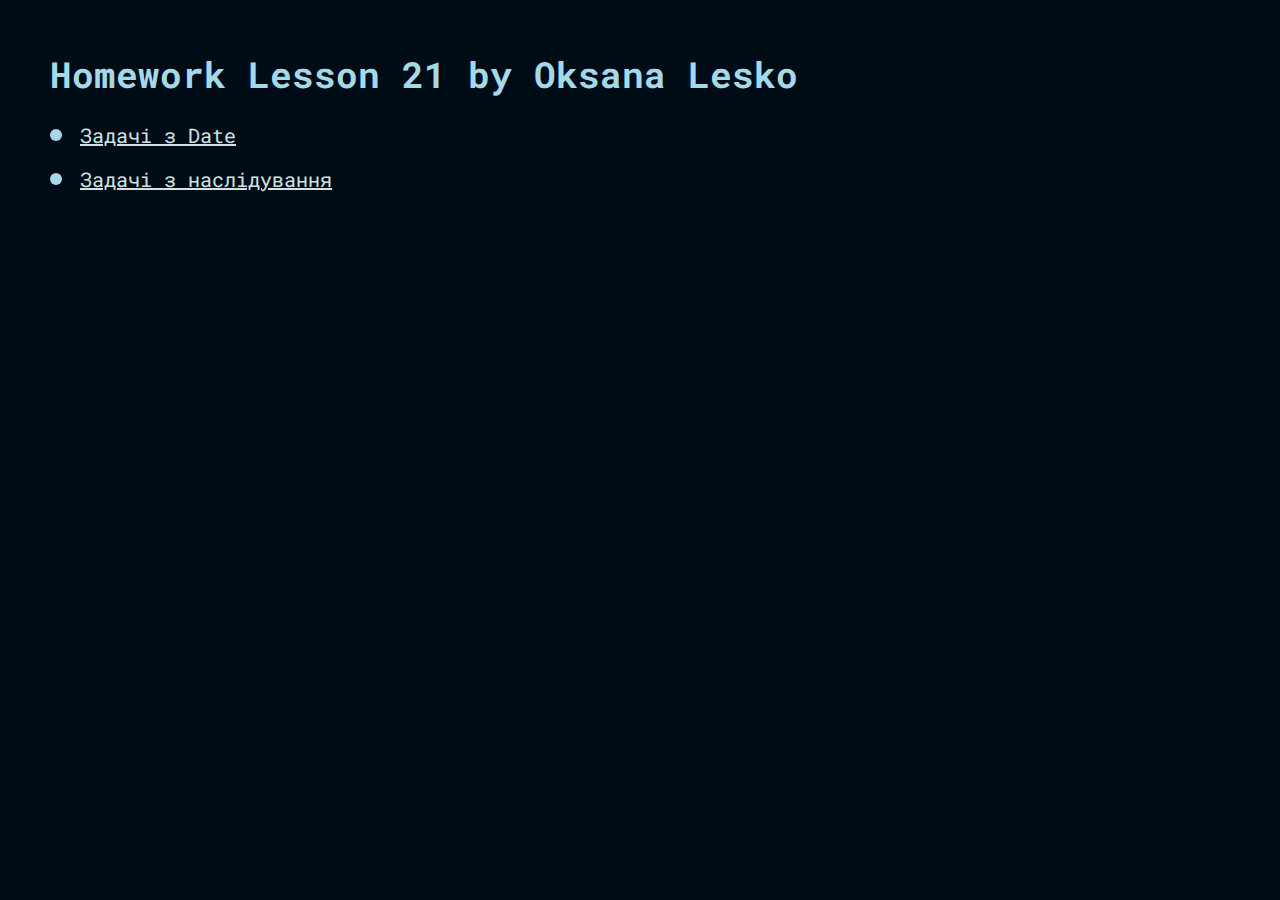
<file: index.html>
<!DOCTYPE html>
<html lang="en">
	<head>
		<meta charset="UTF-8" />
		<meta name="viewport" content="width=device-width, initial-scale=1.0" />
		<title>Lesson 21 Homework</title>
		<link rel="stylesheet" href="css/style.css" />
		<script src="js/script.js"></script>
	</head>
	<body>
		<h1 class="main-title">Homework Lesson 21 by Oksana Lesko</h1>
		<ul class="tasks-list">
			<!-- <li class="task-item">
				<a href="./task_-02/index.html" class="task-link">Задача -2</a>
			</li>
			<li class="task-item">
				<a href="./task_-01/index.html" class="task-link">Задача -1</a>
			</li> -->
			<!-- <li class="task-item">
				<a disabled href="./task_00/index.html" class="task-link">Задача 0</a>
			</li> -->
			<li class="task-item">
				<a href="./task_01/index.html" class="task-link">Задачі з Date</a>
			</li>
			<li class="task-item">
				<a href="./task_02/index.html" class="task-link">Задачі з наслідування</a>
			</li>
			<!-- <li class="task-item">
				<a href="./task_03/index.html" class="task-link">Задача 3</a>
			</li>
			<li class="task-item">
				<a href="./task_04/index.html" class="task-link">Задача 4</a>
			</li>
			<li class="task-item">
				<a href="./task_05/index.html" class="task-link">Задача 5</a>
			</li>
			<li class="task-item">
				<a href="./task_06/index.html" class="task-link">Задача 6</a>
			</li> -->
			<!-- <li class="task-item">
				<a href="./task_07/index.html" class="task-link">Задача 7</a>
			</li> -->
			<!-- <li class="task-item">
				<a href="./task_08/index.html" class="task-link">Задача 8</a>
			</li>
			<li class="task-item">
				<a disabled href="./task_09/index.html" class="task-link">Задача 9</a>
			</li>
			<li class="task-item">
				<a href="./task_10/index.html" class="task-link">Задача 10</a>
			</li>
			<li class="task-item">
				<a disabled href="./task_11/index.html" class="task-link">Задача 11</a>
			</li>
			<li class="task-item">
				<a disabled href="./task_12/index.html" class="task-link">Задача 12</a>
			</li>
			<li class="task-item">
				<a disabled href="./task_13/index.html" class="task-link">Задача 13</a>
			</li>
			<li class="task-item">
				<a href="./task_14/index.html" class="task-link">Задача 14</a>
			</li>
			<li class="task-item">
				<a href="./task_15/index.html" class="task-link">Задача 15</a>
			</li>
			<li class="task-item">
				<a href="./task_16/index.html" class="task-link">Задача 16</a>
			</li> -->
		</ul>
	</body>
</html>
</file>
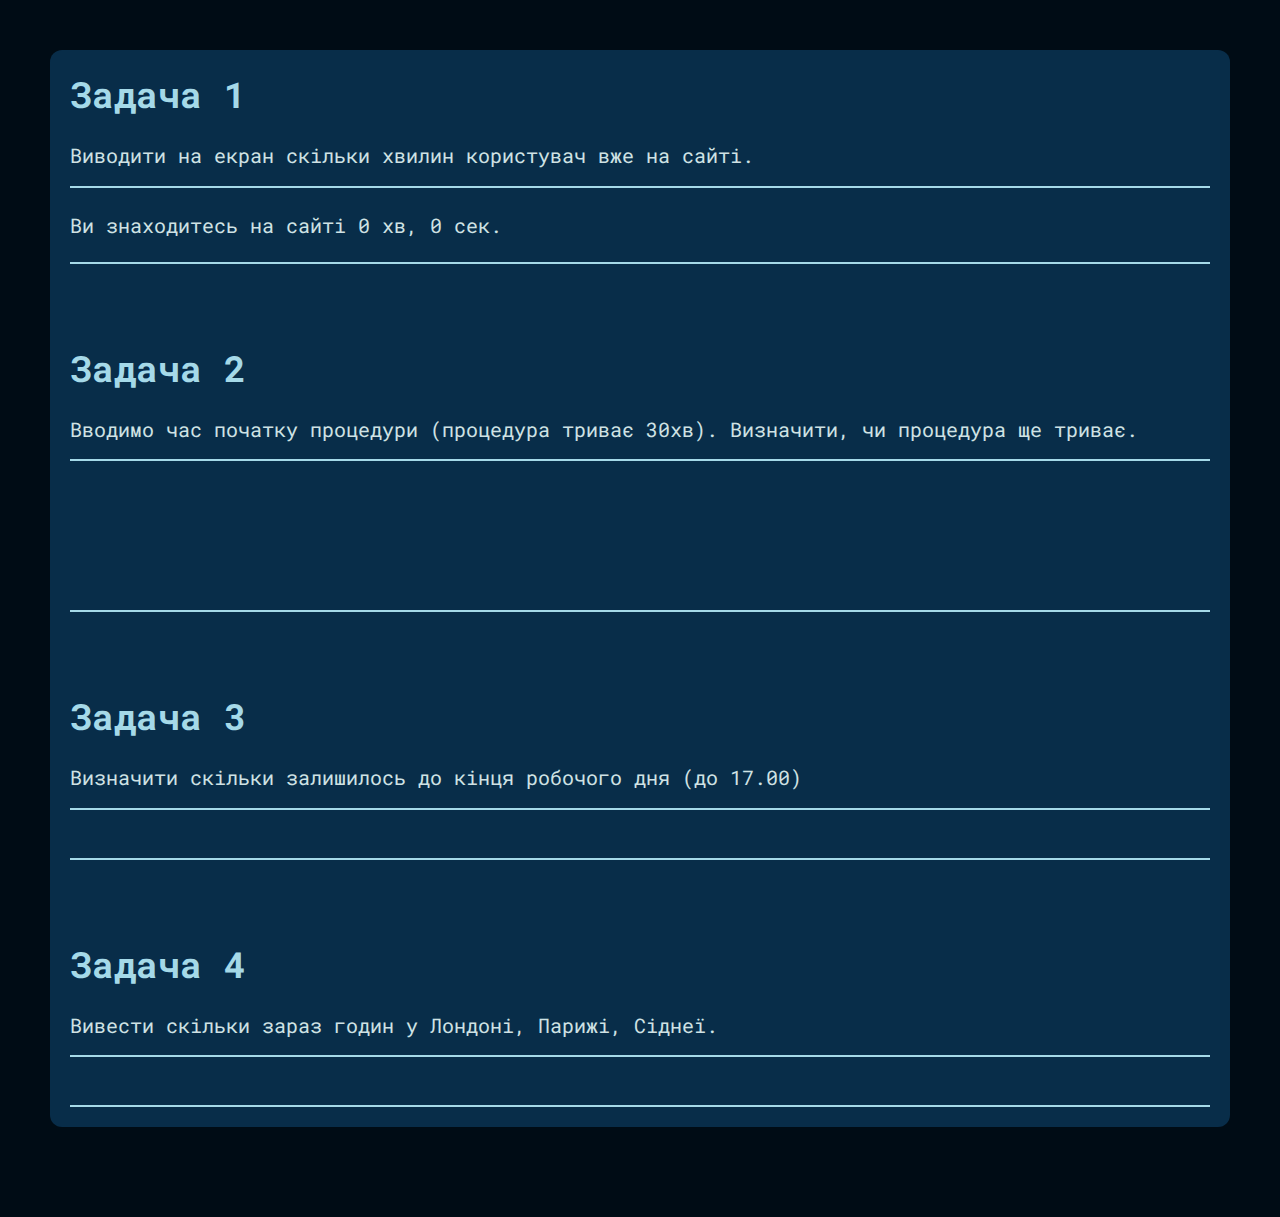
<file: task_01/index.html>
<!DOCTYPE html>
<html lang="en">
	<head>
		<meta charset="UTF-8" />
		<meta name="viewport" content="width=device-width, initial-scale=1.0" />
		<title>Task 1</title>
		<link rel="stylesheet" href="../css/style.css" />
		<script src="./js/task1.js"></script>
	</head>
	<body>
		<div class="container">
			<div id="task-1" class="task">
				<h1 class="main-title">Задача 1</h1>
				<p>Виводити на екран скільки хвилин користувач вже на сайті.</p>
				<div class="condition">Ви знаходитесь на сайті 0 хв, 0 сек.</div>
			</div>
			<div id="task-2" class="task">
				<h1 class="main-title">Задача 2</h1>
				<p>Вводимо час початку процедури (процедура триває 30хв). Визначити, чи процедура ще триває. </p>
				<div class="condition">
					<p id="procedureStart"></p>
					<p id="procedureProcessTime"></p>
					<p id="isProcedureProcess"></p>
				</div>
			</div>
			<div id="task-3" class="task">
				<h1 class="main-title">Задача 3</h1>
				<p>Визначити скільки залишилось до кінця робочого дня (до 17.00)</p>
				<div class="condition"></div>
			</div>
			<div id="task-4" class="task">
				<h1 class="main-title">Задача 4</h1>
				<p>Вивести скільки зараз годин у Лондоні, Парижі, Сіднеї.</p>
				<div id="timeContainer" class="condition"></div>
			</div>
		</div>
	</body>
</html>
</file>
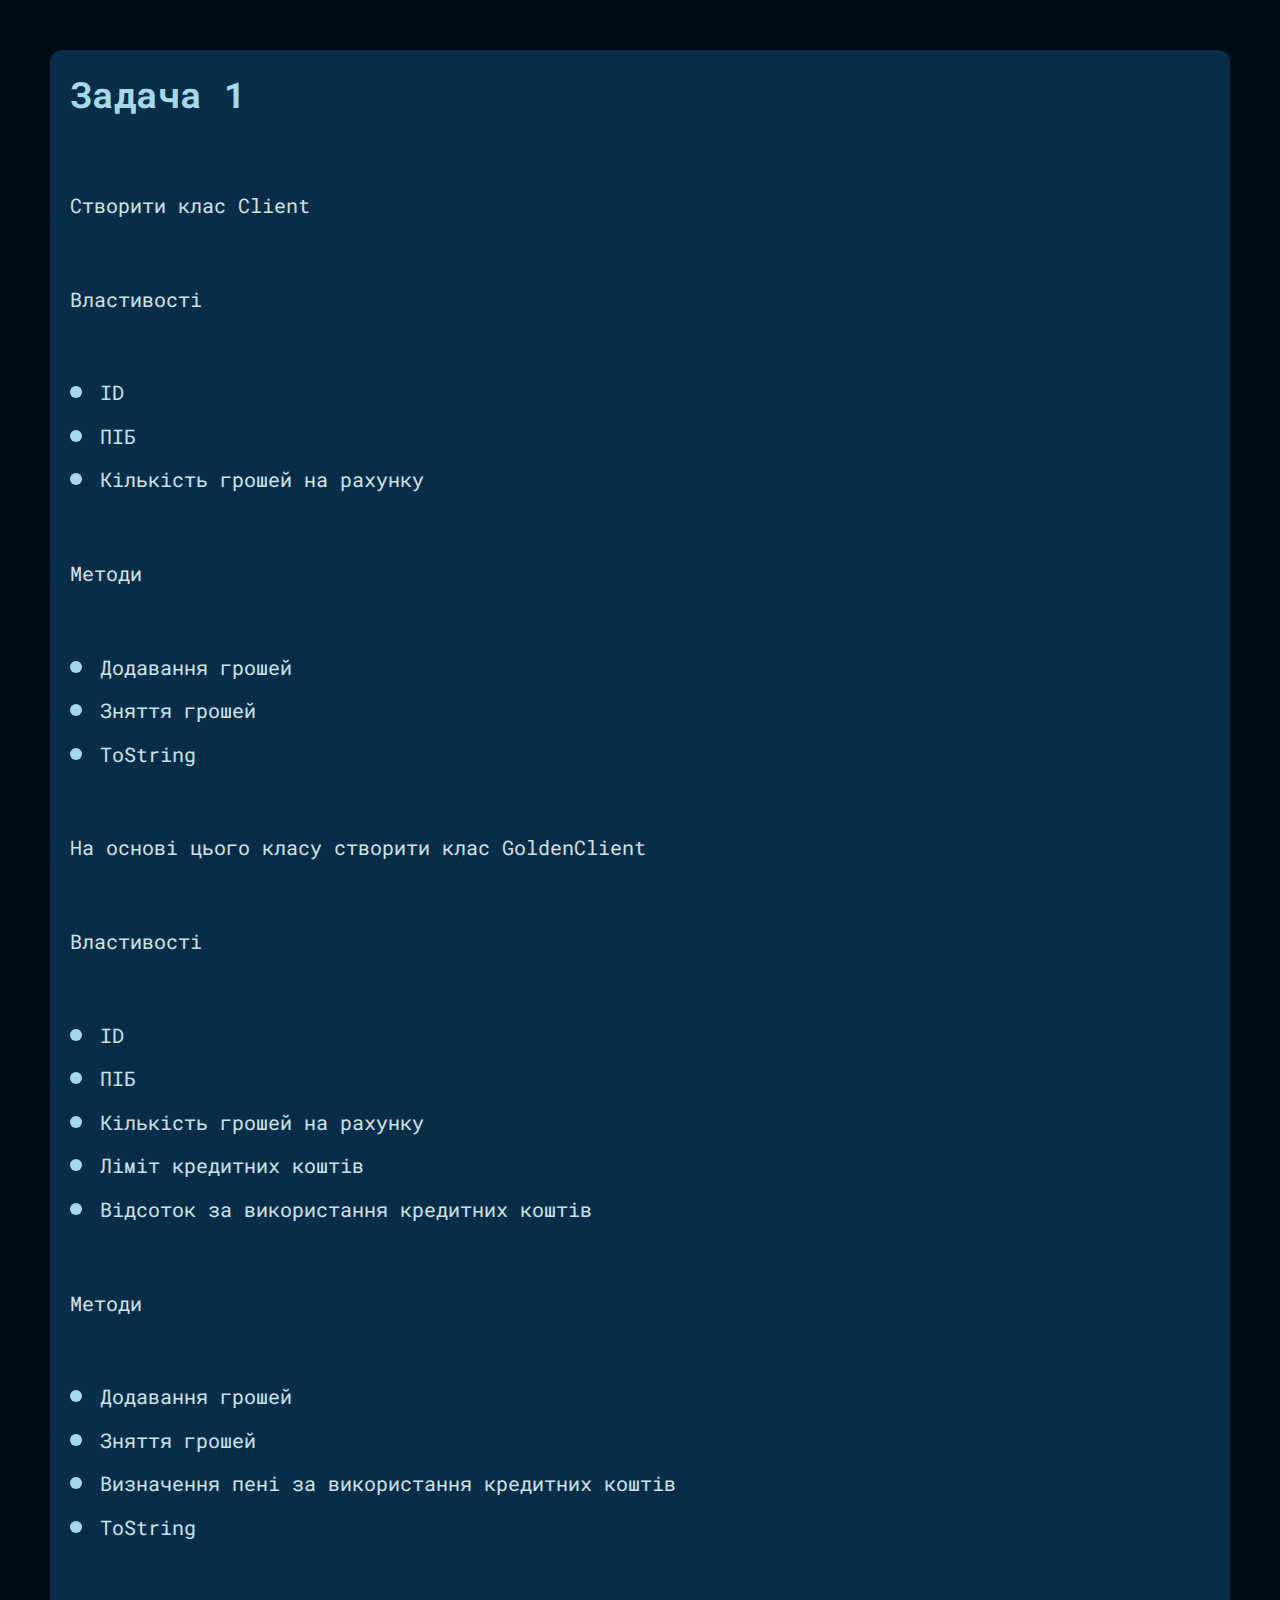
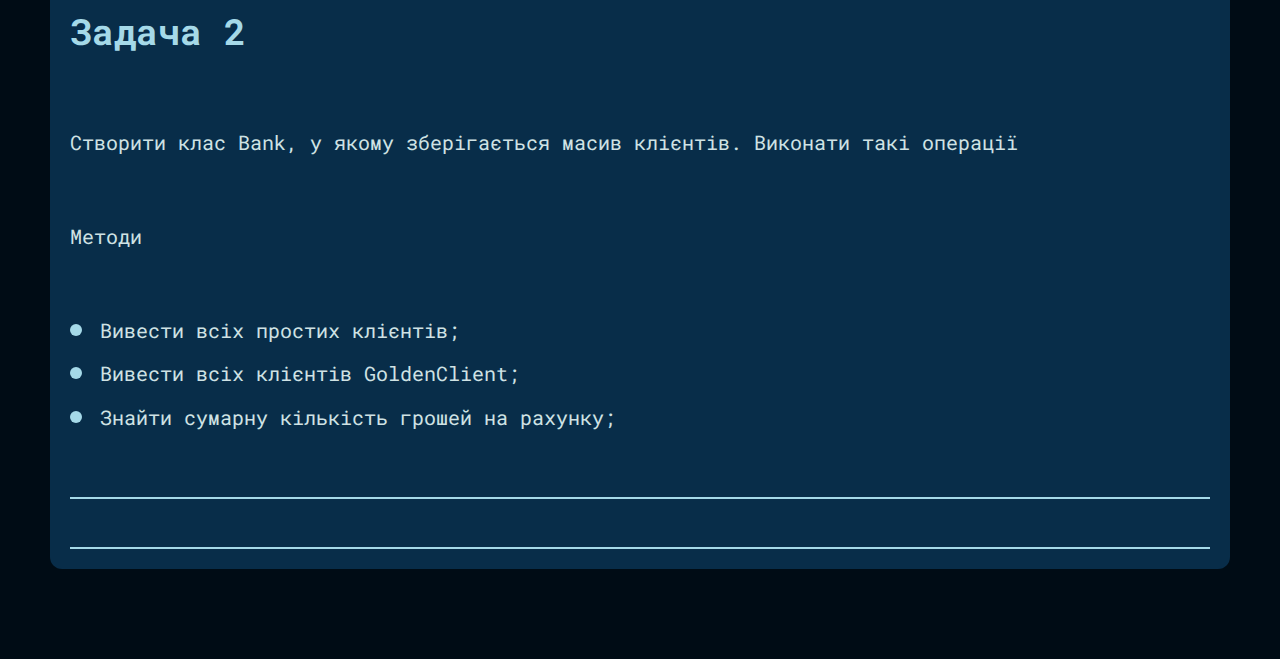
<file: task_02/index.html>
<!DOCTYPE html>
<html lang="en">
	<head>
		<meta charset="UTF-8" />
		<meta name="viewport" content="width=device-width, initial-scale=1.0" />
		<title>Task 2</title>
		<link rel="stylesheet" href="../css/style.css" />
		<script src="./js/task2.js"></script>
	</head>
	<body>
		<div class="container">
			<h1 class="main-title">Задача 1</h1>
			<p>Створити клас Client</p>
			<p>Властивості</p>
			<ul class="task-list">
				<li class="task-item">ID</li>
				<li class="task-item">ПІБ</li>
				<li class="task-item">Кількість грошей на рахунку</li>
			</ul>
			<p>Методи</p>
			<ul class="task-list">
				<li class="task-item">Додавання грошей</li>
				<li class="task-item">Зняття грошей</li>
				<li class="task-item">ToString</li>
			</ul>
			<p>На основі цього класу створити клас GoldenClient</p>
			<p>Властивості</p>
			<ul class="task-list">
				<li class="task-item">ID</li>
				<li class="task-item">ПІБ</li>
				<li class="task-item">Кількість грошей на рахунку</li>
				<li class="task-item">Ліміт кредитних коштів</li>
				<li class="task-item">Відсоток за використання кредитних коштів</li>
			</ul>
			<p>Методи</p>
			<ul class="task-list">
				<li class="task-item">Додавання грошей</li>
				<li class="task-item">Зняття грошей</li>
				<li class="task-item">Визначення пені за використання кредитних коштів</li>
				<li class="task-item">ToString</li>
			</ul>
			<h2 class="main-title">Задача 2</h2>
			<p> Створити клас Bank, у якому зберігається масив клієнтів. Виконати такі операції</p>
			<p>Методи</p>
			<ul class="task-list">
				<li class="task-item">Вивести всіх простих клієнтів;</li>
				<li class="task-item">Вивести всіх клієнтів GoldenClient;</li>
				<li class="task-item">Знайти сумарну кількість грошей на рахунку;</li>
			</ul>
			<div id="bank" class="task">
				<div class="condition"></div>
			</div>
		</div>
	</body>
</html>
</file>
<file: css/style.css>
@import url('https://fonts.googleapis.com/css?family=Roboto+Mono:regular,700&display=swap');
* {
   margin: 0;
   padding: 0;
   box-sizing: border-box;
}
ul li {
   list-style: none;
}
table {
   margin-block-end: 1.5rem;
}
hr {
   inline-size: 50%;
   background-color: #a5d9e8;
   color: #a5d9e8;
   margin-block-end: 1.5rem;
}
img {
   vertical-align: top;
   block-size: 4.375rem;
   inline-size: 4.375rem;
   margin-block-end: 0.9375rem;
   margin-inline-end: 0.9375rem;
}
img.image-ban {
   block-size: auto;
   inline-size: 18.75rem;
   object-fit: contain;
   aspect-ratio: 1483 / 809;
}
body {
   font-family: 'Roboto Mono', sans-serif;
   background-color: #000c15;
   color: #cfe2e4;
   font-size: 1.25rem;
   padding: 3.125rem;
   a {
      color: inherit;
   }
   a[disabled] {
      opacity: 0.3;
      pointer-events: none;
   }
   p {
      margin-block-end: 1.1rem;
   }
   h1,
   h2,
   h3,
   h4 {
      color: #a5d9e8;
      margin-block-end: 1.5rem;
   }
}
div:not(:last-child) {
   margin-block-end: 1.875rem;
}
.container {
   display: grid;
   gap: 3.125rem;
   inline-size: 100%;
   padding: 1.25rem;
   border-radius: 0.75rem;
   background-color: #082d49;
   margin-block-end: 2.5rem;
}
.main-title {
   font-size: 2.25rem;
}
.second-title {
   font-size: 1.75rem;
}
.tasks-list {
}
.task-item {
   position: relative;
   margin-block-end: 17.6px;
   padding-inline-start: 1.875rem;
}
.task-item::after {
   content: '';
   position: absolute;
   width: 0.75rem;
   height: 0.75rem;
   border-radius: 50%;
   top: 50%;
   transform: translateY(-50%);
   left: 0;
   background-color: #a5d9e8;
}
.task-link {
   transition: color 0.5s;
}
.task-link:hover {
   color: #a5d9e8;
}

.ol-list {
   padding-inline-start: 40px;
   margin-block-end: 1.5rem;
}
.ol-item:not(:last-child) {
   margin-block-end: 0.75rem;
}

.button,
.crazy-btn {
   display: inline-flex;
   align-items: center;
   justify-content: center;
   color: #000c15;
   border-radius: 0.625rem;
   block-size: 4.5rem;
   inline-size: 15.25rem;
   font-size: 1.5rem;
   font-weight: 600;
   letter-spacing: 0.2em;
   background-color: #a5d9e8;
   cursor: pointer;
   border: none;
   transition:
      transform 0.5s, top 0.5s, right 0.5s,
      box-shadow 0.5s;
   margin-block-end: 1.5rem;
}
.button:hover {
   transform: translate(0.125rem, 0.1875rem);
   box-shadow: 0.625rem 0.625rem 1.25rem -0.5rem #a5d9e8;
}

.form-line {
   display: flex;
   align-items: center;
   gap: 1.5rem;
   margin-block-end: 0.75rem;
}
.form-label {
   flex: 0 0 9.375rem;
}
.form-input {
   background-color: #a5d9e8;
   block-size: 1.875rem;
   inline-size: 10.625rem;
   padding-inline-start: 0.625rem;
}
.sea {
   border: 0.0625rem solid #0a2b35;
   display: grid;
   grid-template-columns: repeat(5, 50px);
   grid-template-rows: repeat(5, 50px);
}
.sea__item {
   background-color: #1f91b4;
   border: 0.0625rem solid #154120;
   /* grid-column: / ;
   grid-row: / ; */
}
.sea__item.ship {
   background-color: #2bb41f;
}
.sea__item.shot {
   background-color: #2d055c;
}
.sea__item.ship.shot {
   background-color: #9e0505;
}

.calculator {
}
.condition {
   padding: 1.5rem 0;
   border-top: 0.125rem solid #a5d9e8;
   border-bottom: 0.125rem solid #a5d9e8;
   display: flex;
   flex-direction: column;
   flex-wrap: wrap;
   gap: 1.5rem;
}
.calc-line {
   display: flex;
   flex-wrap: wrap;
   gap: 1.5rem;
}
.label {
   display: flex;
   align-items: center;
   gap: 1.5rem;
   margin-block-end: 0.75rem;
}
.input {
   background-color: #a5d9e8;
   block-size: 1.875rem;
   inline-size: 10.625rem;
   padding-inline-start: 0.625rem;
}
.button-wrap {
}
.button {
}
.results {
   padding: 1.25rem 0;
   border-bottom: 0.125rem solid #a5d9e8;
}
.result {
   display: flex;
   gap: 1.5rem;
   span {
      display: block;
      min-inline-size: 12.5rem;
      padding: 0rem 1.25rem 0rem 1.25rem;
      background-color: #a5d9e8;
      color: #000c15;
   }
}

.table {
   border-radius: 0.3125rem;
   border: 0.125rem solid #a5d9e8;
   display: inline-grid;
   gap: 0.125rem;
}

.table-row:not(:last-child) {
   border-bottom: 0.0625rem solid #a5d9e8;
}
.table-col {
   padding: 5px;
   text-align: center;
   min-inline-size: 3.125rem;
}
.table-col:not(:last-child) {
   border-right: 0.0625rem solid #a5d9e8;
}

.travel-stages {
}
.travel-stage {
   padding-top: 1.5rem;
   padding-bottom: 1.5rem;
}
.travel-stage:not(:last-child) {
   border-bottom: 0.125rem solid #a5d9e8;
}

.table-title {
   display: grid;
   gap: 0.75rem;
}

.product-list {
   width: 100%;
   display: grid;
   grid-template-columns: repeat(auto-fit, minmax(13.75rem, 1fr));
   gap: 1.25rem;
   margin-block-end: 1.5rem;
}
.product-item {
   height: 100%;
   width: 100%;
}
.product-card {
   height: 100%;
   position: relative;
   display: flex;
   flex-direction: column;
   gap: 1.25rem;
   border: .125rem solid #a5d9e8;
   padding: .625rem;
   border-radius: .5rem;
   transition: border-color 0.5s;
}
.product-card.choose {
   border: .125rem solid green;
}
.product-image {
   width: 100%;
   aspect-ratio: 1 / 1;
}
img.product-pic {
   width: 100%;
   height: 100%;
   object-fit: contain;
   margin-block-end: 0;
   margin-inline-end: 0;
}
.product-description {
}
.product-title {
}
.product-link {
}
.product-model {
}
.product-price {
   font-weight: 600;
   color: yellow;
}
.product-label {
   position: absolute;
   top: .625rem;
   left: .625rem;
   color: white;
   background-color: red;
   border-radius: .5rem;
   display: flex;
   align-items: center;
   justify-content: center;
   font-size: .625rem;
   text-transform: uppercase;
   font-weight: 600;
   padding: .5rem;
}

.athlete-container {
   width: 100%;
   display: flex;
   gap: 1.25rem;
   margin-block-end: 1.5rem;
}
.athlete-list {
   width: 100%;
   flex: 0 0 28%;
   padding: .9375rem;
   border: 1px solid #a5d9e8;
   border-radius: .3125rem;
}
.athlete-item {
   width: 100%;
   display: flex;
   align-items: center;
   justify-content: space-between;
   gap: .75rem;
   &:not(:last-child) {
      margin-block-end: .75rem;
   }
}
.select-button {
}
.selected-list {
   flex: 0 0 28%;
   padding: .9375rem;
   border: .0625rem solid #a5d9e8;
   border-radius: .3125rem;
}
.select-button,
.deselect-button {
   font-size: 1.75rem;
   font-weight: 700;
}

.diagram-container {
   border: .0625rem solid white;
   border-radius: .5rem;
   padding: 1rem;
   margin-block-end: 1.25rem;
}
.item {
   display: grid;
   grid-template-columns: repeat(2, max-content);
}
.item-2 {
   width: 31.25rem;
   height: 1.875rem;
   margin-bottom: .625rem;
   border: .125rem solid lightblue;
   div {
      height: 1.625rem;
   }
}
.title-2 {
   width: 12.5rem;
   display: inline-block;
   font-weight: 700;
}
.value-container {
   width: 18.75rem;
   height: 1.625rem;
   display: inline-block;
}
#crazyBtnContainer,
#crazyDotsContainer,
#cockroach {
   position: relative;
   height: 50vh;
}
.crazy-ball {
   width: 5px;
   height: 5px;
   border-radius: 50%;
   transition: left 0.5s, top 0.5s;
   animation: ballsPulse 2s infinite;
}
@keyframes ballsPulse {
   0% {
       transform: scale(0.5); /* Початковий розмір */
   }
   50% {
       transform: scale(2); /* Збільшення вдвічі */
   }
   100% {
       transform: scale(0.5); /* Повернення до початкового розміру */
   }
}

img.insect {
   position: absolute;
   width: 5rem;
   height: 5rem;
   cursor: pointer;
   transition: left 0.5s, top 0.5s;
}

#task-store {
   display: grid;
   gap: 1.25rem;
}
.counter-container {
   display: flex;
   align-items: center;
   gap: .625rem;
}
.counterBtn {
   display: flex;
   align-items: center;
   justify-content: center;
   width: 1.5rem;
   height: 1.5rem;
   border-radius: .25rem;
   border: 1px solid #a5d9e8;
   color: #082d49;
   font-weight: 700;
   font-size: 1.375rem;
}
.card-container {
   padding: 1rem;
   border-radius: .25rem;
   border: .125rem solid #a5d9e8;
   width: 100%;
   display: flex;
   align-items: center;
   gap: 1.25rem;
   .product-title {
      flex: 0 0 50%;
      font-size: 1.5rem;
      font-weight: 700;
   }
   div {
      margin-bottom: 0px;
   }
   span {
      flex: 1 0 auto;
      display: flex;
      align-items: center;
      justify-content: space-between;
      gap: 1.25rem;
   }
}
a.product-link {
   flex: 0 0 5rem;
   position: relative;
   width: 5rem;
   aspect-ratio: 1 / 1;
   overflow: hidden;
   img.product-image {
      position: absolute;
      width: 100%;
      height: 100%;
      top: 0;
      left: 0;
      transform: scale(1.05);
      object-fit: cover;
      transition: transform 0.5s ease 0s;
   }
}
a.product-link:hover {
   img.product-image {
      transform: scale(1);
   }
}
.summary-container {
   display: flex;
   align-items: center;
   justify-content: space-between;
   span {
      display: flex;
      align-items: center;
      gap: 1rem;
   }
}
</file>
